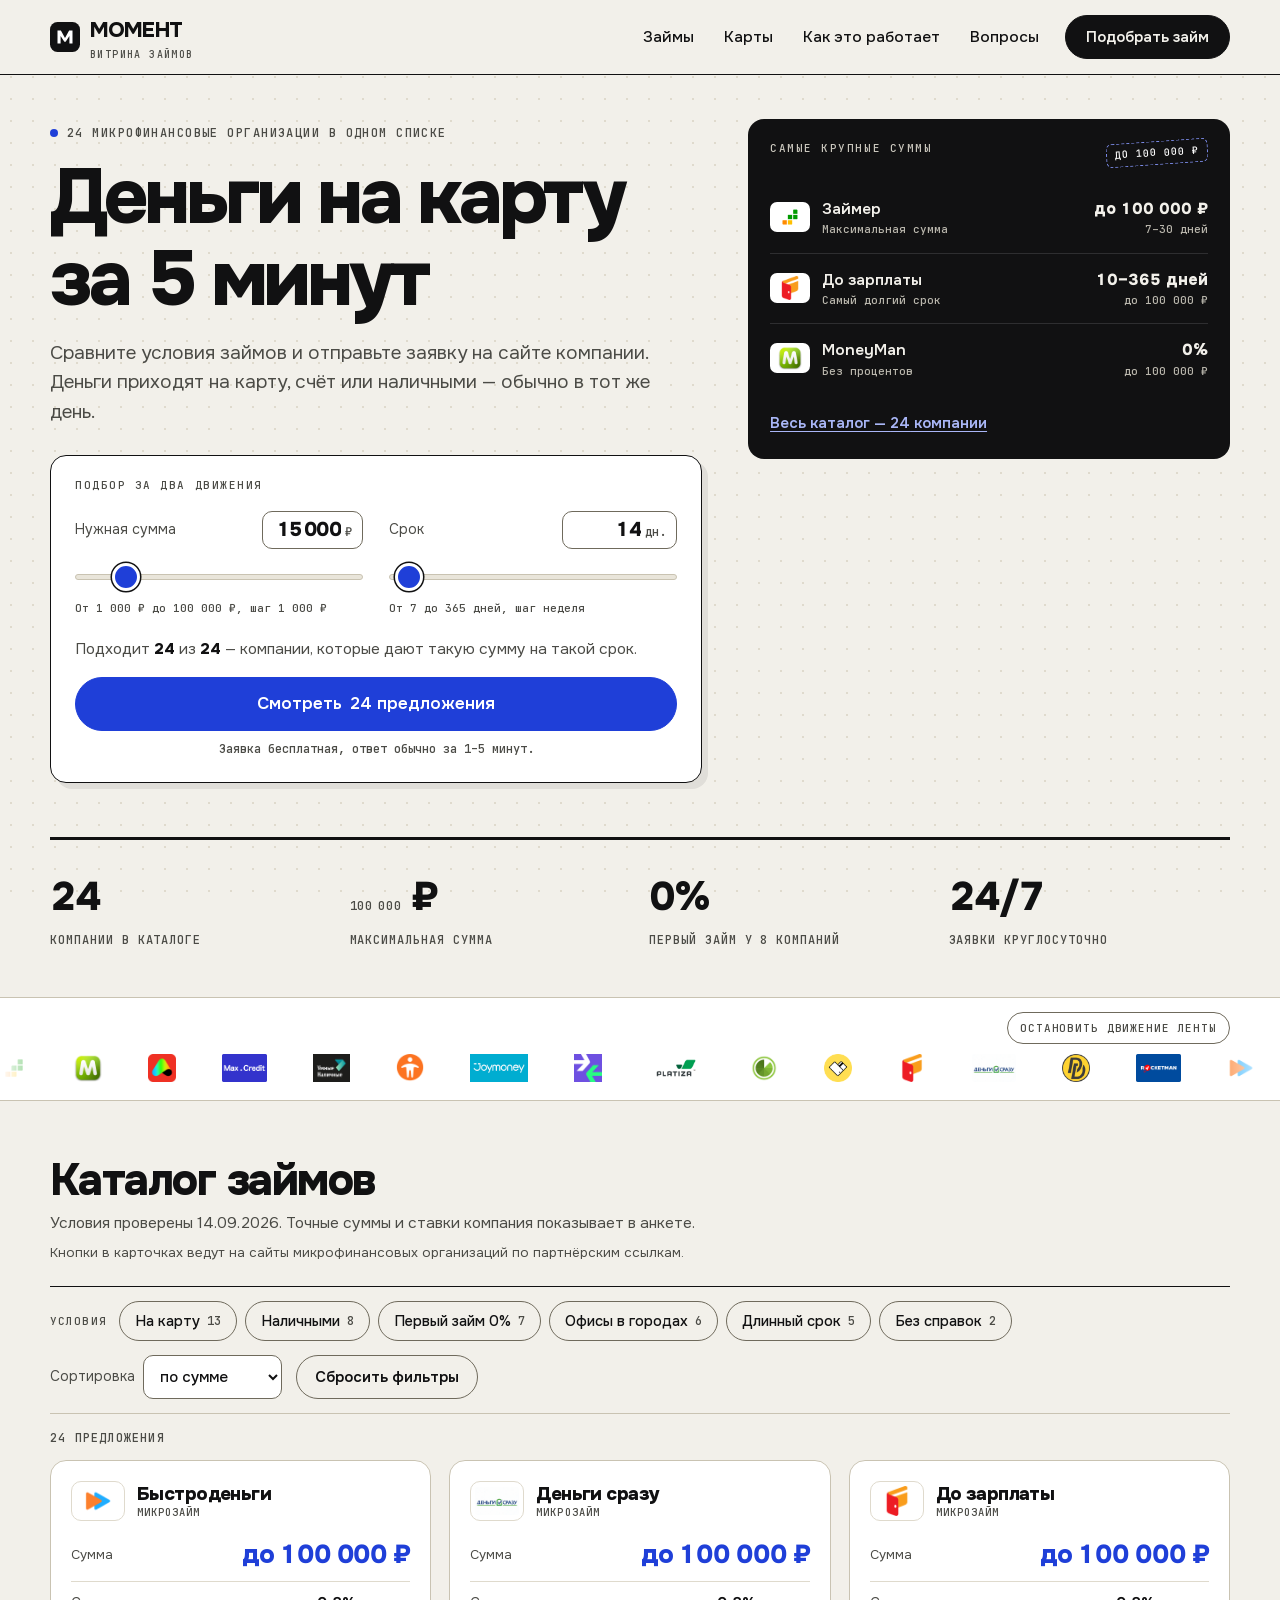
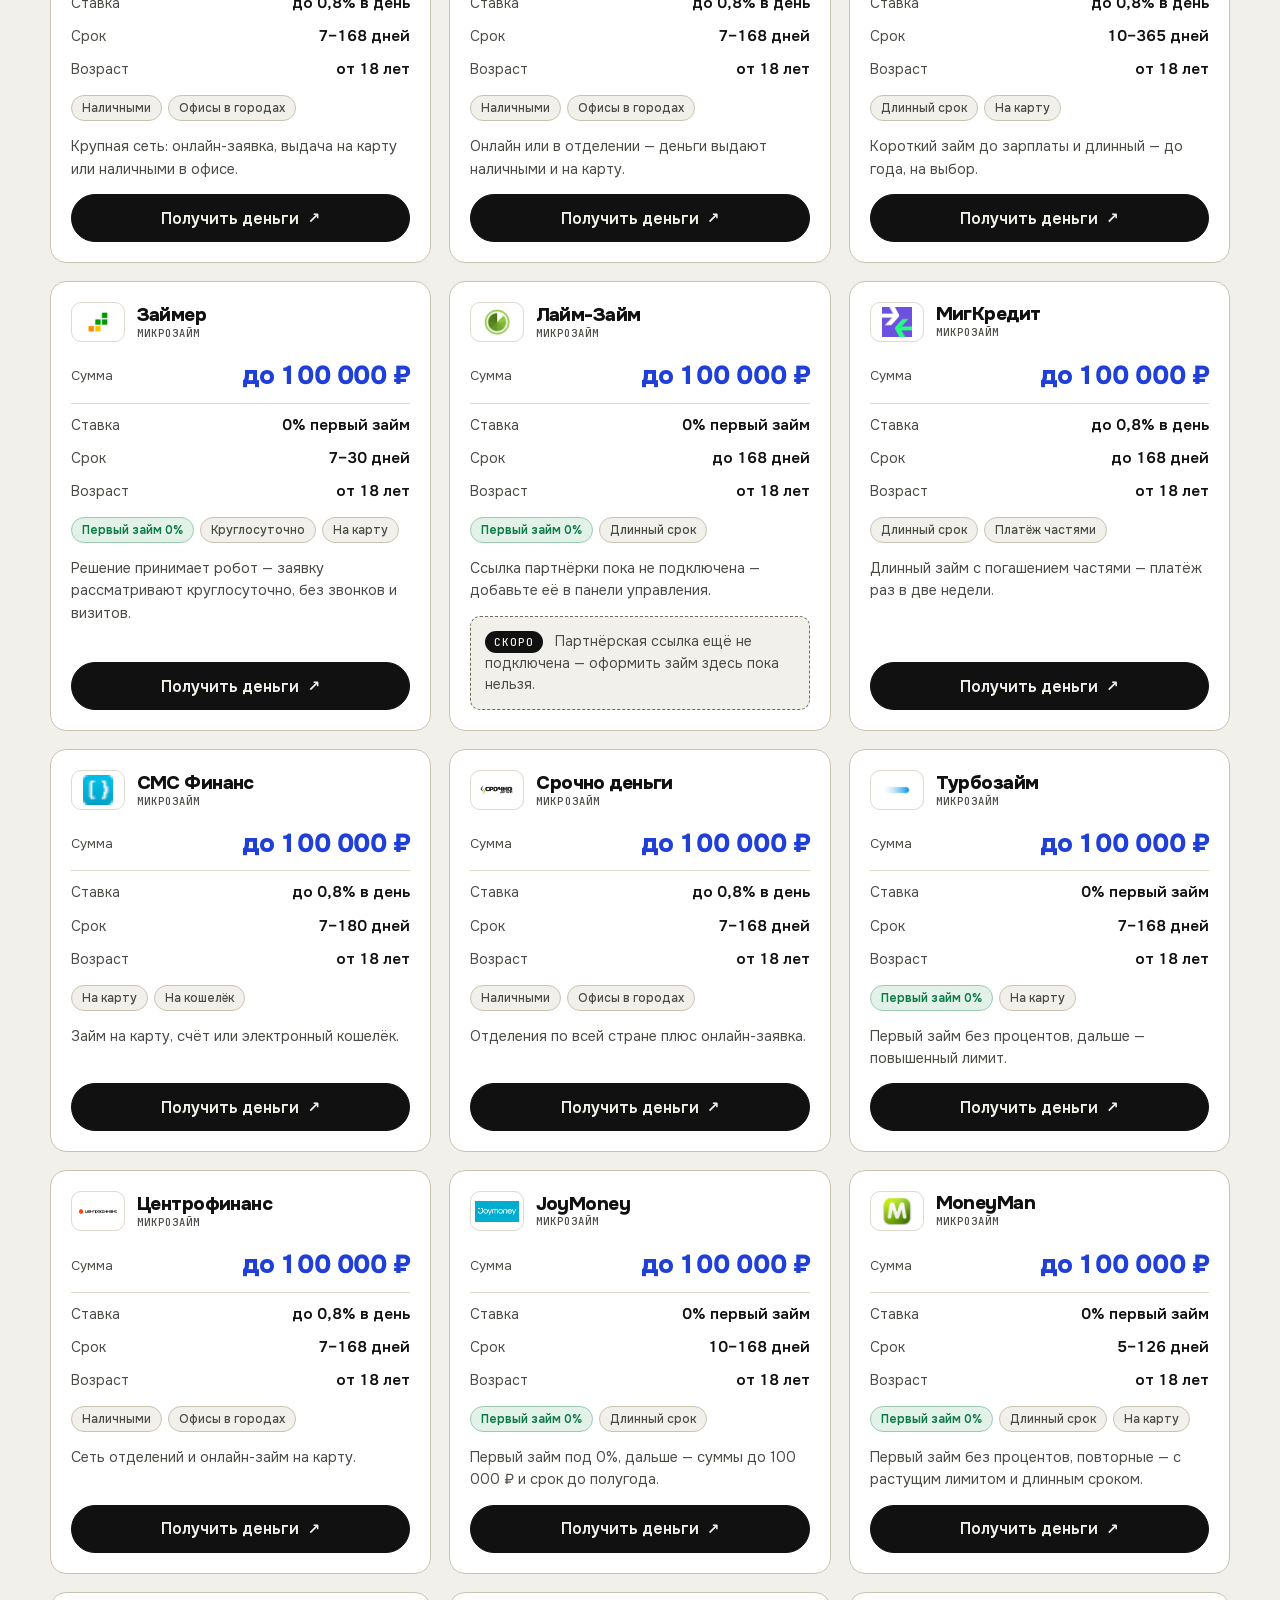
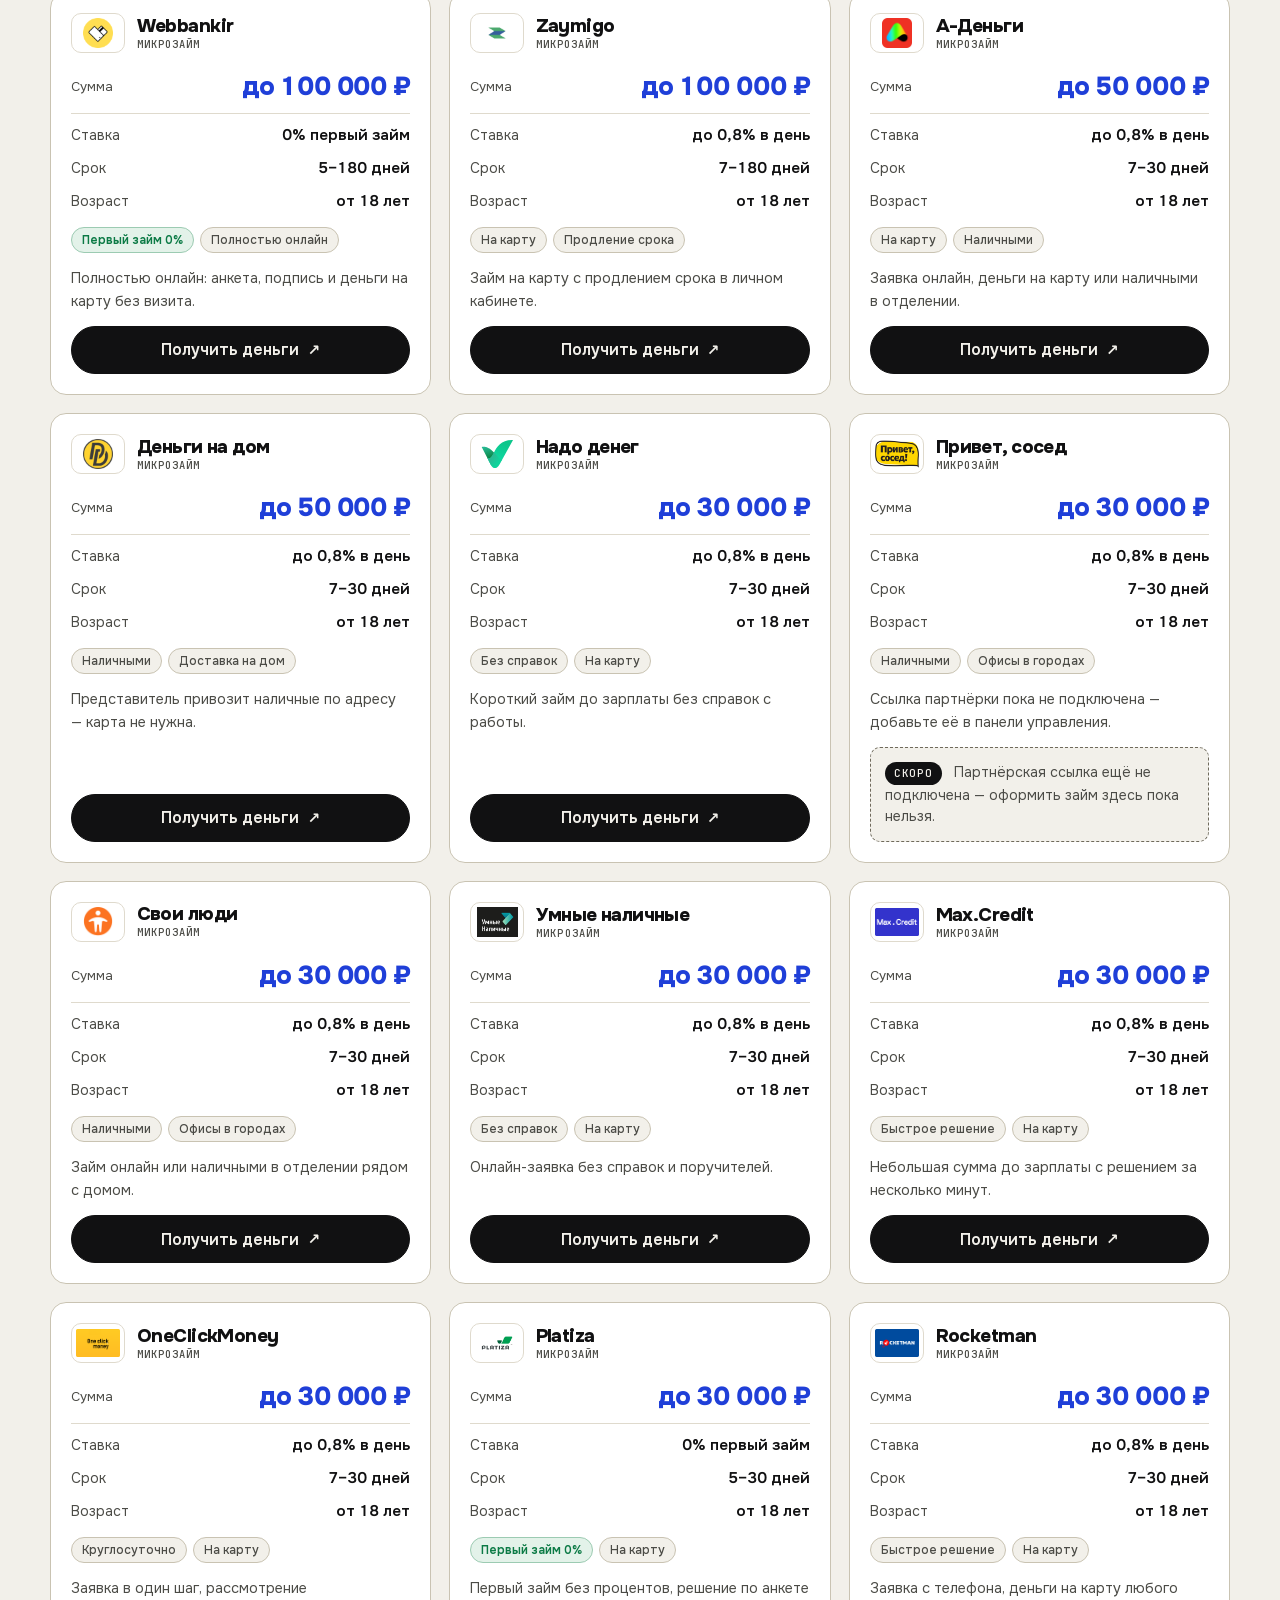
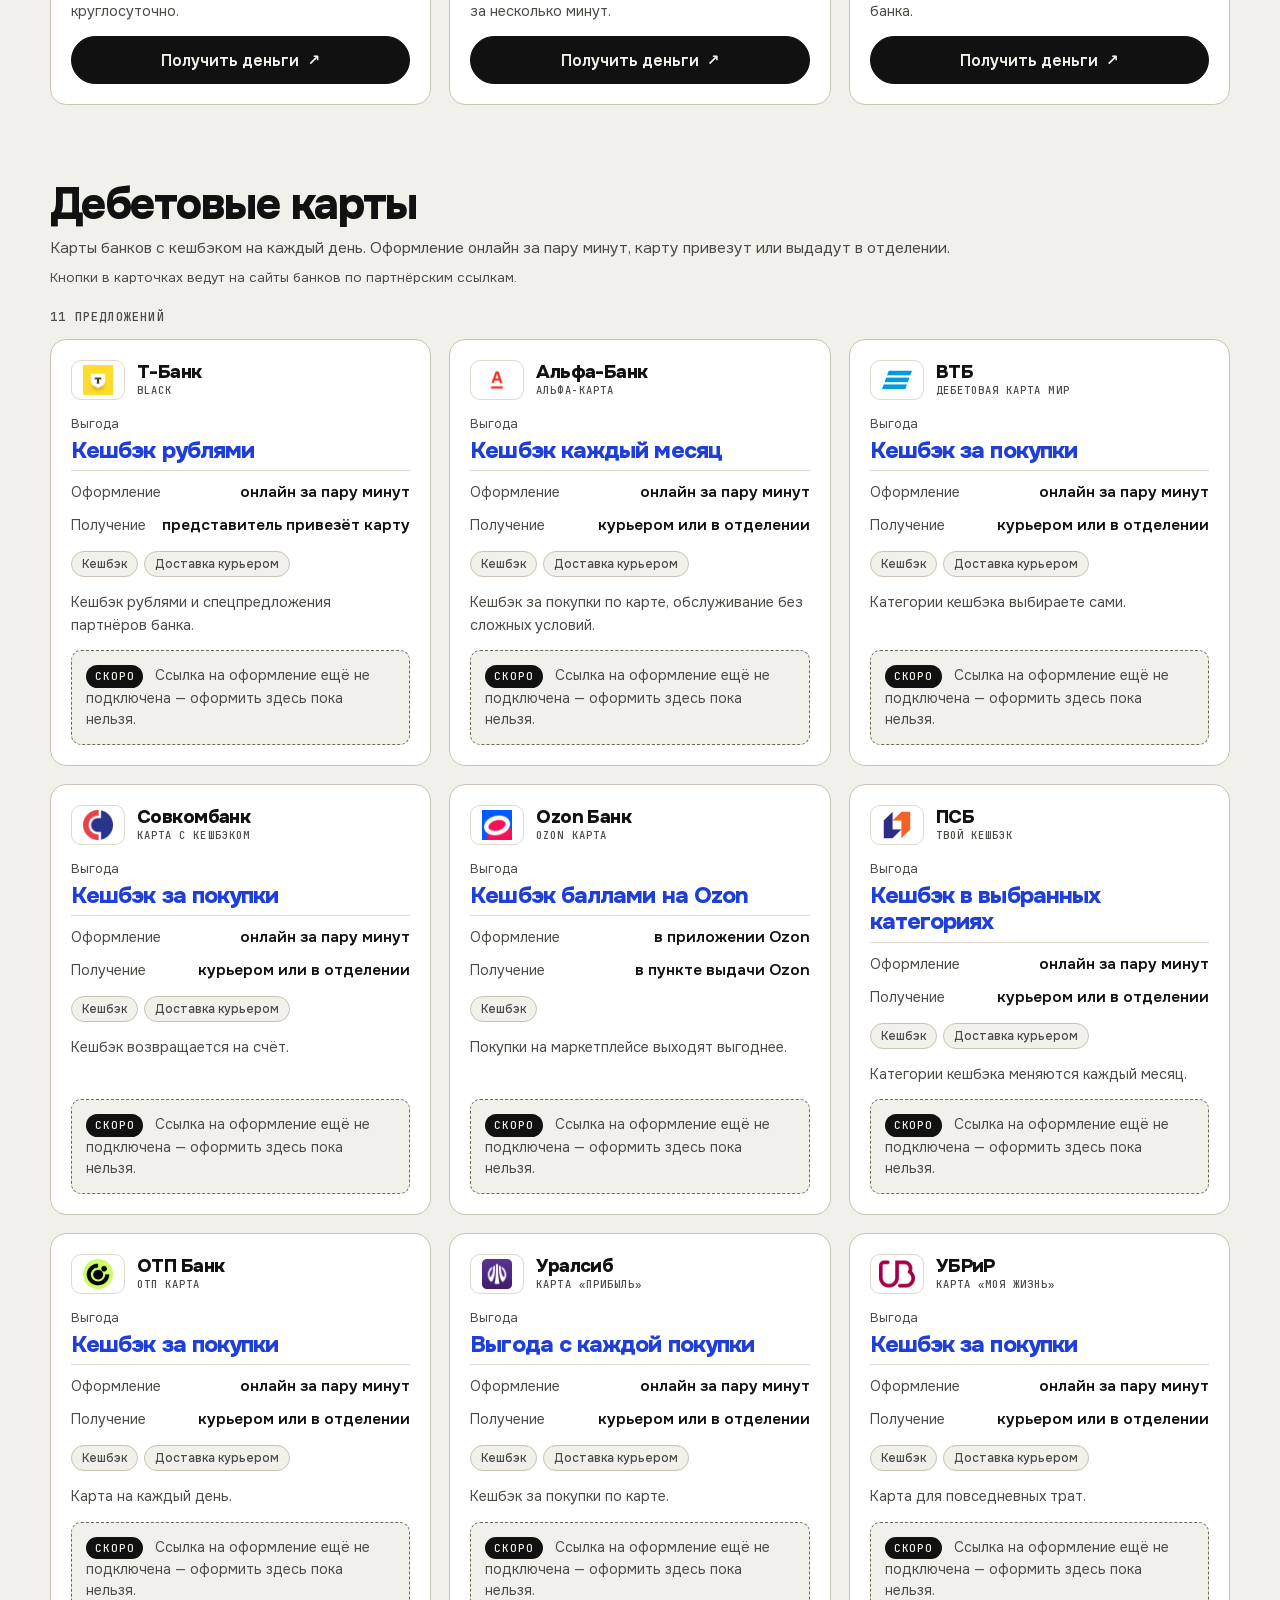
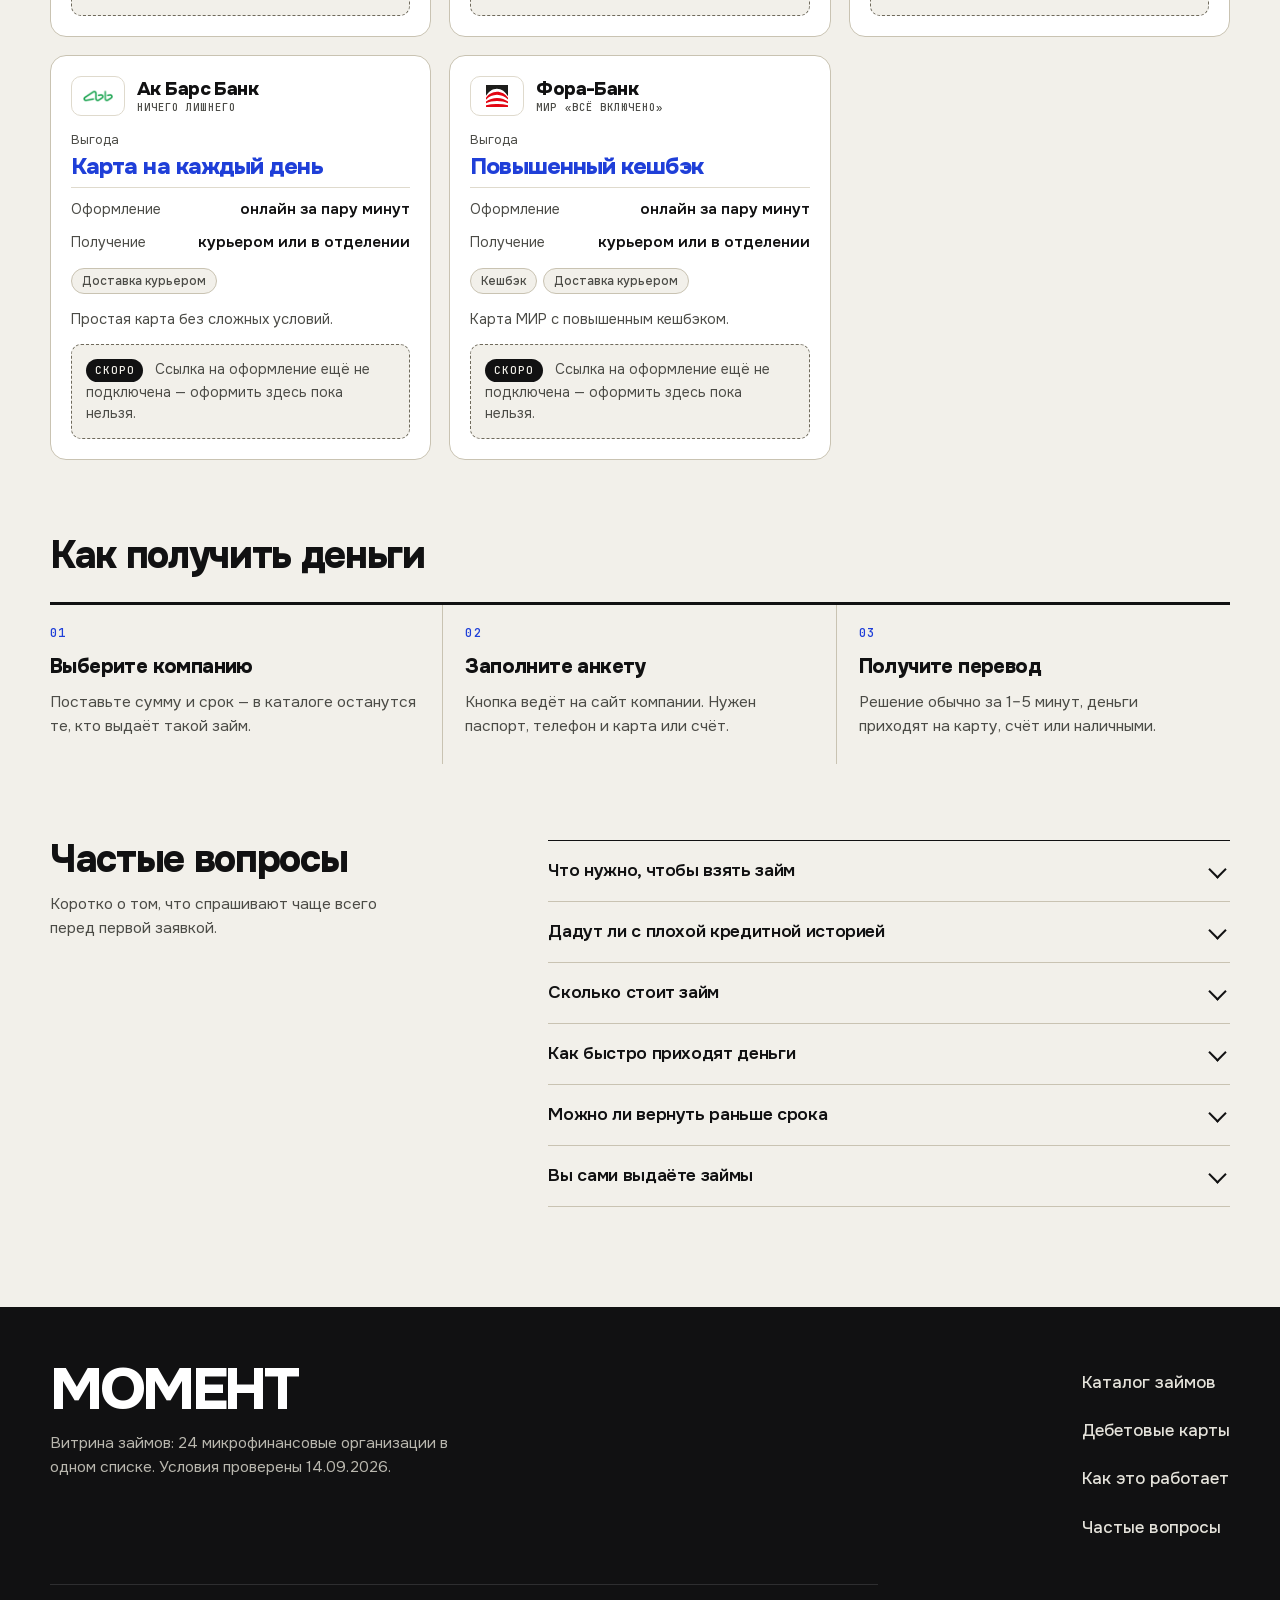
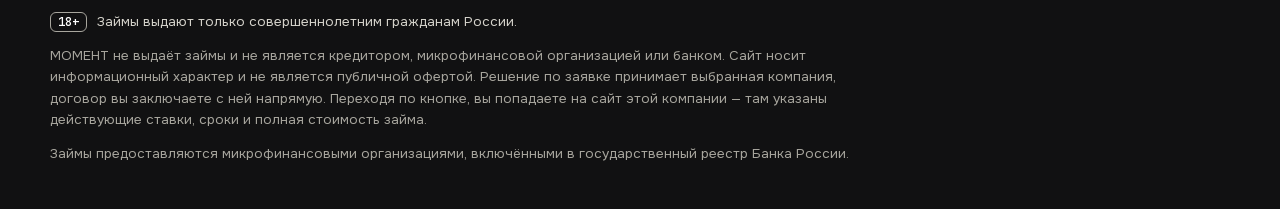
<file: index.html>
<!DOCTYPE html>
<html lang="ru">
<head>
<meta charset="utf-8">
<meta name="viewport" content="width=device-width, initial-scale=1">
<title>МОМЕНТ — займы онлайн: 24 МФО в одном списке</title>
<meta name="description" content="МОМЕНТ — витрина микрозаймов: 24 микрофинансовые организации, суммы до 100 000 ₽, первый займ под 0%. Сравните условия и отправьте заявку на сайте компании.">
<meta name="theme-color" content="#F2F0EA">
<link rel="icon" href="favicon.svg" type="image/svg+xml">
<link rel="stylesheet" href="fonts/fonts.css?v=20261124120000">
<link rel="stylesheet" href="css/style.css?v=20261124120000">
</head>
<body>

<a class="skip-link" href="#main">Перейти к содержимому</a>

<header class="head">
  <div class="wrap head__in">
    <a class="brand" href="index.html" aria-label="МОМЕНТ — на главную">
      <span class="brand__mark" aria-hidden="true">
        <svg viewBox="0 0 32 32" width="30" height="30" focusable="false" aria-hidden="true">
          <rect width="32" height="32" rx="8" fill="#111112"></rect>
          <path d="M8 23V9h3.6l4.4 8 4.4-8H24v14h-3.3v-8.2L16.7 21h-1.4l-4-6.2V23z" fill="#fff"></path>
        </svg>
      </span>
      <span class="brand__text">
        <span class="brand__word" data-brand>МОМЕНТ</span>
        <span class="brand__sub">витрина займов</span>
      </span>
    </a>

    <nav class="head__nav" aria-label="Основное меню">
      <ul role="list">
        <li><a href="#catalog">Каталог</a></li>
        <li><a href="#how">Как это работает</a></li>
        <li><a href="#faq">Вопросы</a></li>
      </ul>
    </nav>

    <a class="btn btn--dark head__cta" href="#picker">Подобрать займ</a>
  </div>
</header>

<main id="main" tabindex="-1">

  <!-- ═══ первый экран: слева подбор, справа живой топ каталога ═══ -->
  <section class="hero">
    <div class="wrap hero__in">

      <div class="hero__left">
        <p class="eyebrow"><span class="dot" aria-hidden="true"></span><span data-tagline>24 микрофинансовые организации в одном списке</span></p>
        <h1>Деньги на карту<br>за 5 минут</h1>
        <p class="lead" data-lead>Сравните условия займов и отправьте заявку на сайте компании. Деньги приходят на карту, счёт или наличными — обычно в тот же день.</p>

        <form class="picker" id="picker" tabindex="-1" novalidate>
          <h2 class="picker__title">Подбор за два движения</h2>

          <div class="picker__row">
            <div class="range" role="group" aria-labelledby="sum-label">
              <span class="range__label" id="sum-label">Нужная сумма</span>
              <span class="range__box">
                <label class="vh" for="f-sum-num">Сумма в рублях</label>
                <input class="range__num" type="text" id="f-sum-num" inputmode="numeric"
                       autocomplete="off" value="15 000" aria-describedby="sum-hint">
                <span class="range__cur" aria-hidden="true">₽</span>
              </span>
              <input class="range__input" type="range" id="f-sum" name="sum"
                     min="1000" max="100000" step="1000" value="15000"
                     aria-label="Сумма — ползунок" aria-describedby="sum-hint">
              <p class="range__ends" id="sum-hint">От 1 000 ₽ до 100 000 ₽, шаг 1 000 ₽</p>
            </div>

            <div class="range" role="group" aria-labelledby="term-label">
              <span class="range__label" id="term-label">Срок</span>
              <span class="range__box">
                <label class="vh" for="f-term-num">Срок в днях</label>
                <input class="range__num" type="text" id="f-term-num" inputmode="numeric"
                       autocomplete="off" value="14" aria-describedby="term-hint">
                <span class="range__cur" aria-hidden="true">дн.</span>
              </span>
              <input class="range__input" type="range" id="f-term" name="term"
                     min="7" max="365" step="7" value="14"
                     aria-label="Срок — ползунок" aria-describedby="term-hint">
              <p class="range__ends" id="term-hint">От 7 до 365 дней, шаг неделя</p>
            </div>
          </div>

          <p class="picker__result">
            Подходит <b id="pick-count">24</b> из <b data-total>24</b> —
            компании, которые дают такую сумму на такой срок.
          </p>

          <button class="btn btn--accent picker__go" type="button" id="pick-go">
            Смотреть <span data-pick-n>24 предложения</span>
          </button>
          <p class="picker__note">Заявка бесплатная, ответ обычно за 1–5 минут.</p>
        </form>
      </div>

      <aside class="spot">
        <div class="spot__head">
          <h2 class="spot__title">Самые крупные суммы</h2>
          <span class="spot__stamp" aria-hidden="true">до 100 000 ₽</span>
        </div>
        <ol class="spot__list" id="spot-list">
          <li class="spot__skeleton">Загружаем каталог…</li>
        </ol>
        <p class="spot__more"><a href="#catalog">Весь каталог — <span data-total>24</span> компании</a></p>
      </aside>

    </div>
  </section>

  <!-- ═══ полоса цифр ═══ -->
  <section class="stats">
    <ul class="wrap stats__in" role="list">
      <li><b data-total>24</b><span>компании в каталоге</span></li>
      <li><b><span data-count="100000">100 000</span> ₽</b><span>максимальная сумма</span></li>
      <li><b>0%</b><span>первый займ у 8 компаний</span></li>
      <li><b>24/7</b><span>заявки круглосуточно</span></li>
    </ul>
  </section>

  <!-- ═══ лента логотипов ═══
       Внутри ленты нет ни ссылок, ни фокусируемых элементов: она скрыта от
       скринридера целиком, все те же компании есть в каталоге ниже. -->
  <section class="ribbon" id="ribbon">
    <div class="wrap ribbon__bar">
      <button class="ribbon__pause" type="button" id="ribbon-pause">Остановить движение ленты</button>
    </div>
    <div class="ribbon__viewport" aria-hidden="true">
      <ul class="ribbon__list" id="ribbon-track"></ul>
    </div>
  </section>

  <!-- ═══ каталог ═══ -->
  <section class="catalog" id="catalog" tabindex="-1" aria-labelledby="catalog-title">
    <div class="wrap">
      <div class="catalog__head">
        <h2 id="catalog-title">Каталог займов</h2>
        <p class="catalog__sub">Условия проверены <span data-updated>14.09.2026</span>. Точные суммы и ставки компания показывает в анкете.</p>
        <p class="catalog__ad">Кнопки в карточках ведут на сайты микрофинансовых организаций по партнёрским ссылкам.</p>
      </div>

      <div class="filters">
        <fieldset class="filters__chips" id="f-chips">
          <legend>Условия</legend>
        </fieldset>
        <div class="filters__tools">
          <span class="filters__sort">
            <label for="f-sort">Сортировка</label>
            <select id="f-sort" name="sort">
              <option value="sum">по сумме</option>
              <option value="term">по сроку</option>
              <option value="zero">сначала 0%</option>
              <option value="name">по названию</option>
            </select>
          </span>
          <button class="btn btn--ghost" type="button" id="f-reset">Сбросить фильтры</button>
        </div>
      </div>

      <p class="catalog__count" id="catalog-count" role="status" aria-atomic="true">24 предложения</p>

      <ul class="cards" id="cards" role="list"></ul>

      <div class="empty" id="catalog-empty" hidden>
        <p>Под такие условия ничего не нашлось. Уменьшите сумму или срок — либо сбросьте фильтры.</p>
        <button class="btn btn--ghost" type="button" data-reset>Сбросить фильтры</button>
      </div>
    </div>
  </section>

  <!-- ═══ остальные разделы каталога (дебетовые карты и т.п.) ═══
       Секции и пункты меню к ним собирает js/app.js из data.js: пустой
       раздел не появляется вовсе. Без скрипта здесь ничего нет — займы
       при этом работают как раньше. -->
  <div id="extra-sections"></div>

  <!-- ═══ как это работает ═══ -->
  <section class="how" id="how" tabindex="-1">
    <div class="wrap">
      <h2>Как получить деньги</h2>
      <ol class="how__steps">
        <li>
          <span class="how__n" aria-hidden="true">01</span>
          <b class="how__h">Выберите компанию</b>
          <span>Поставьте сумму и срок — в каталоге останутся те, кто выдаёт такой займ.</span>
        </li>
        <li>
          <span class="how__n" aria-hidden="true">02</span>
          <b class="how__h">Заполните анкету</b>
          <span>Кнопка ведёт на сайт компании. Нужен паспорт, телефон и карта или счёт.</span>
        </li>
        <li>
          <span class="how__n" aria-hidden="true">03</span>
          <b class="how__h">Получите перевод</b>
          <span>Решение обычно за 1–5 минут, деньги приходят на карту, счёт или наличными.</span>
        </li>
      </ol>
    </div>
  </section>

  <!-- ═══ вопросы ═══ -->
  <section class="faq" id="faq" tabindex="-1">
    <div class="wrap faq__in">
      <div class="faq__aside">
        <h2>Частые вопросы</h2>
        <p>Коротко о том, что спрашивают чаще всего перед первой заявкой.</p>
      </div>

      <ul class="faq__list" role="list">
        <li class="faq__item">
          <h3><button class="faq__q" type="button" id="q1" aria-expanded="false" aria-controls="a1">Что нужно, чтобы взять займ</button></h3>
          <div class="faq__a" id="a1" role="region" aria-labelledby="q1" hidden>
            <p>Паспорт гражданина РФ, возраст от 18 лет, номер телефона и карта или счёт
               для перевода. Справка о доходах в большинстве компаний не нужна.</p>
          </div>
        </li>
        <li class="faq__item">
          <h3><button class="faq__q" type="button" id="q2" aria-expanded="false" aria-controls="a2">Дадут ли с плохой кредитной историей</button></h3>
          <div class="faq__a" id="a2" role="region" aria-labelledby="q2" hidden>
            <p>Часть компаний смотрит на историю мягче банков и оценивает заявку автоматически.
               Гарантий не даёт никто: решение принимает сама микрофинансовая организация.</p>
          </div>
        </li>
        <li class="faq__item">
          <h3><button class="faq__q" type="button" id="q3" aria-expanded="false" aria-controls="a3">Сколько стоит займ</button></h3>
          <div class="faq__a" id="a3" role="region" aria-labelledby="q3" hidden>
            <p>По закону ставка не может превышать 0,8% в день, а переплата ограничена.
               Точную сумму возврата компания показывает в договоре до подписания —
               прочитайте её перед тем, как соглашаться.</p>
          </div>
        </li>
        <li class="faq__item">
          <h3><button class="faq__q" type="button" id="q4" aria-expanded="false" aria-controls="a4">Как быстро приходят деньги</button></h3>
          <div class="faq__a" id="a4" role="region" aria-labelledby="q4" hidden>
            <p>Решение по анкете обычно занимает 1–5 минут. Перевод на карту приходит
               в течение нескольких минут, на счёт или кошелёк — чуть дольше.</p>
          </div>
        </li>
        <li class="faq__item">
          <h3><button class="faq__q" type="button" id="q5" aria-expanded="false" aria-controls="a5">Можно ли вернуть раньше срока</button></h3>
          <div class="faq__a" id="a5" role="region" aria-labelledby="q5" hidden>
            <p>Да. Досрочное погашение разрешено законом, штрафа за него нет:
               проценты начисляются только за те дни, что вы пользовались деньгами.</p>
          </div>
        </li>
        <li class="faq__item">
          <h3><button class="faq__q" type="button" id="q6" aria-expanded="false" aria-controls="a6">Вы сами выдаёте займы</button></h3>
          <div class="faq__a" id="a6" role="region" aria-labelledby="q6" hidden>
            <p>Нет. <span data-brand>МОМЕНТ</span> — информационный сервис: мы собираем условия в одном месте,
               а договор вы заключаете напрямую с выбранной компанией на её сайте.</p>
          </div>
        </li>
      </ul>
    </div>
  </section>

</main>

<footer class="foot">
  <div class="wrap foot__in">
    <div class="foot__brand">
      <span class="foot__word" data-brand>МОМЕНТ</span>
      <p>Витрина займов: <span data-total>24</span> микрофинансовые организации в одном списке.
         Условия проверены <span data-updated>14.09.2026</span>.</p>
    </div>

    <nav class="foot__nav" aria-label="Ссылки в подвале">
      <ul role="list">
        <li><a href="#catalog">Каталог займов</a></li>
        <li><a href="#how">Как это работает</a></li>
        <li><a href="#faq">Частые вопросы</a></li>
      </ul>
    </nav>

    <div class="foot__legal">
      <h2 class="vh">Правовая информация</h2>
      <p class="foot__age"><span class="foot__age-mark">18+</span> Займы выдают только совершеннолетним гражданам России.</p>
      <p><span data-brand>МОМЕНТ</span> не выдаёт займы и не является кредитором, микрофинансовой
         организацией или банком. Сайт носит информационный характер и не является
         публичной офертой. Решение по заявке принимает выбранная компания, договор
         вы заключаете с ней напрямую. Переходя по кнопке, вы попадаете на сайт этой
         компании — там указаны действующие ставки, сроки и полная стоимость займа.</p>
      <p>Займы предоставляются микрофинансовыми организациями, включёнными в
         государственный реестр Банка России.</p>
    </div>
  </div>
</footer>

<script src="data.php"></script>
<script>if(typeof OFFERS==="undefined"){document.write('<script src="data.js?v=20261124120000"><\/script>');}</script>
<script src="js/app.js?v=20261124120000"></script>
</body>
</html>
</file>
<file: fonts/fonts.css>
/* cyrillic-ext */
@font-face {
  font-family: 'JetBrains Mono';
  font-style: normal;
  font-weight: 500;
  font-display: swap;
  src: url(jetbrainsmono-500-cyrillic-ext.woff2) format('woff2');
  unicode-range: U+0460-052F, U+1C80-1C8A, U+20B4, U+2DE0-2DFF, U+A640-A69F, U+FE2E-FE2F;
}

/* cyrillic */
@font-face {
  font-family: 'JetBrains Mono';
  font-style: normal;
  font-weight: 500;
  font-display: swap;
  src: url(jetbrainsmono-500-cyrillic.woff2) format('woff2');
  unicode-range: U+0301, U+0400-045F, U+0490-0491, U+04B0-04B1, U+2116;
}

/* latin-ext */
@font-face {
  font-family: 'JetBrains Mono';
  font-style: normal;
  font-weight: 500;
  font-display: swap;
  src: url(jetbrainsmono-500-latin-ext.woff2) format('woff2');
  unicode-range: U+0100-02BA, U+02BD-02C5, U+02C7-02CC, U+02CE-02D7, U+02DD-02FF, U+0304, U+0308, U+0329, U+1D00-1DBF, U+1E00-1E9F, U+1EF2-1EFF, U+2020, U+20A0-20AB, U+20AD-20C0, U+2113, U+2C60-2C7F, U+A720-A7FF;
}

/* latin */
@font-face {
  font-family: 'JetBrains Mono';
  font-style: normal;
  font-weight: 500;
  font-display: swap;
  src: url(jetbrainsmono-500-latin.woff2) format('woff2');
  unicode-range: U+0000-00FF, U+0131, U+0152-0153, U+02BB-02BC, U+02C6, U+02DA, U+02DC, U+0304, U+0308, U+0329, U+2000-206F, U+20AC, U+2122, U+2191, U+2193, U+2212, U+2215, U+FEFF, U+FFFD;
}

/* cyrillic-ext */
@font-face {
  font-family: 'Onest';
  font-style: normal;
  font-weight: 400;
  font-display: swap;
  src: url(onest-400-cyrillic-ext.woff2) format('woff2');
  unicode-range: U+0460-052F, U+1C80-1C8A, U+20B4, U+2DE0-2DFF, U+A640-A69F, U+FE2E-FE2F;
}

/* cyrillic */
@font-face {
  font-family: 'Onest';
  font-style: normal;
  font-weight: 400;
  font-display: swap;
  src: url(onest-400-cyrillic.woff2) format('woff2');
  unicode-range: U+0301, U+0400-045F, U+0490-0491, U+04B0-04B1, U+2116;
}

/* latin-ext */
@font-face {
  font-family: 'Onest';
  font-style: normal;
  font-weight: 400;
  font-display: swap;
  src: url(onest-400-latin-ext.woff2) format('woff2');
  unicode-range: U+0100-02BA, U+02BD-02C5, U+02C7-02CC, U+02CE-02D7, U+02DD-02FF, U+0304, U+0308, U+0329, U+1D00-1DBF, U+1E00-1E9F, U+1EF2-1EFF, U+2020, U+20A0-20AB, U+20AD-20C0, U+2113, U+2C60-2C7F, U+A720-A7FF;
}

/* latin */
@font-face {
  font-family: 'Onest';
  font-style: normal;
  font-weight: 400;
  font-display: swap;
  src: url(onest-400-latin.woff2) format('woff2');
  unicode-range: U+0000-00FF, U+0131, U+0152-0153, U+02BB-02BC, U+02C6, U+02DA, U+02DC, U+0304, U+0308, U+0329, U+2000-206F, U+20AC, U+2122, U+2191, U+2193, U+2212, U+2215, U+FEFF, U+FFFD;
}

/* cyrillic-ext */
@font-face {
  font-family: 'Onest';
  font-style: normal;
  font-weight: 500;
  font-display: swap;
  src: url(onest-500-cyrillic-ext.woff2) format('woff2');
  unicode-range: U+0460-052F, U+1C80-1C8A, U+20B4, U+2DE0-2DFF, U+A640-A69F, U+FE2E-FE2F;
}

/* cyrillic */
@font-face {
  font-family: 'Onest';
  font-style: normal;
  font-weight: 500;
  font-display: swap;
  src: url(onest-500-cyrillic.woff2) format('woff2');
  unicode-range: U+0301, U+0400-045F, U+0490-0491, U+04B0-04B1, U+2116;
}

/* latin-ext */
@font-face {
  font-family: 'Onest';
  font-style: normal;
  font-weight: 500;
  font-display: swap;
  src: url(onest-500-latin-ext.woff2) format('woff2');
  unicode-range: U+0100-02BA, U+02BD-02C5, U+02C7-02CC, U+02CE-02D7, U+02DD-02FF, U+0304, U+0308, U+0329, U+1D00-1DBF, U+1E00-1E9F, U+1EF2-1EFF, U+2020, U+20A0-20AB, U+20AD-20C0, U+2113, U+2C60-2C7F, U+A720-A7FF;
}

/* latin */
@font-face {
  font-family: 'Onest';
  font-style: normal;
  font-weight: 500;
  font-display: swap;
  src: url(onest-500-latin.woff2) format('woff2');
  unicode-range: U+0000-00FF, U+0131, U+0152-0153, U+02BB-02BC, U+02C6, U+02DA, U+02DC, U+0304, U+0308, U+0329, U+2000-206F, U+20AC, U+2122, U+2191, U+2193, U+2212, U+2215, U+FEFF, U+FFFD;
}

/* cyrillic-ext */
@font-face {
  font-family: 'Onest';
  font-style: normal;
  font-weight: 600;
  font-display: swap;
  src: url(onest-600-cyrillic-ext.woff2) format('woff2');
  unicode-range: U+0460-052F, U+1C80-1C8A, U+20B4, U+2DE0-2DFF, U+A640-A69F, U+FE2E-FE2F;
}

/* cyrillic */
@font-face {
  font-family: 'Onest';
  font-style: normal;
  font-weight: 600;
  font-display: swap;
  src: url(onest-600-cyrillic.woff2) format('woff2');
  unicode-range: U+0301, U+0400-045F, U+0490-0491, U+04B0-04B1, U+2116;
}

/* latin-ext */
@font-face {
  font-family: 'Onest';
  font-style: normal;
  font-weight: 600;
  font-display: swap;
  src: url(onest-600-latin-ext.woff2) format('woff2');
  unicode-range: U+0100-02BA, U+02BD-02C5, U+02C7-02CC, U+02CE-02D7, U+02DD-02FF, U+0304, U+0308, U+0329, U+1D00-1DBF, U+1E00-1E9F, U+1EF2-1EFF, U+2020, U+20A0-20AB, U+20AD-20C0, U+2113, U+2C60-2C7F, U+A720-A7FF;
}

/* latin */
@font-face {
  font-family: 'Onest';
  font-style: normal;
  font-weight: 600;
  font-display: swap;
  src: url(onest-600-latin.woff2) format('woff2');
  unicode-range: U+0000-00FF, U+0131, U+0152-0153, U+02BB-02BC, U+02C6, U+02DA, U+02DC, U+0304, U+0308, U+0329, U+2000-206F, U+20AC, U+2122, U+2191, U+2193, U+2212, U+2215, U+FEFF, U+FFFD;
}

/* cyrillic-ext */
@font-face {
  font-family: 'Onest';
  font-style: normal;
  font-weight: 800;
  font-display: swap;
  src: url(onest-800-cyrillic-ext.woff2) format('woff2');
  unicode-range: U+0460-052F, U+1C80-1C8A, U+20B4, U+2DE0-2DFF, U+A640-A69F, U+FE2E-FE2F;
}

/* cyrillic */
@font-face {
  font-family: 'Onest';
  font-style: normal;
  font-weight: 800;
  font-display: swap;
  src: url(onest-800-cyrillic.woff2) format('woff2');
  unicode-range: U+0301, U+0400-045F, U+0490-0491, U+04B0-04B1, U+2116;
}

/* latin-ext */
@font-face {
  font-family: 'Onest';
  font-style: normal;
  font-weight: 800;
  font-display: swap;
  src: url(onest-800-latin-ext.woff2) format('woff2');
  unicode-range: U+0100-02BA, U+02BD-02C5, U+02C7-02CC, U+02CE-02D7, U+02DD-02FF, U+0304, U+0308, U+0329, U+1D00-1DBF, U+1E00-1E9F, U+1EF2-1EFF, U+2020, U+20A0-20AB, U+20AD-20C0, U+2113, U+2C60-2C7F, U+A720-A7FF;
}

/* latin */
@font-face {
  font-family: 'Onest';
  font-style: normal;
  font-weight: 800;
  font-display: swap;
  src: url(onest-800-latin.woff2) format('woff2');
  unicode-range: U+0000-00FF, U+0131, U+0152-0153, U+02BB-02BC, U+02C6, U+02DA, U+02DC, U+0304, U+0308, U+0329, U+2000-206F, U+20AC, U+2122, U+2191, U+2193, U+2212, U+2215, U+FEFF, U+FFFD;
}
</file>
<file: css/style.css>
/* ═══════════════════════════════════════════════════════════════════════
   ВИТРИНА «МОМЕНТ»

   Идея оформления: тёплая бумага в мелкую точку, чернильные линейки,
   один синий акцент. Всё живое — каталог, а не фон: на первом экране
   сразу подбор и настоящие карточки, без декоративных картинок.

   Цвета подобраны так, чтобы текст держал 4.5:1, а границы полей и
   кнопок — 3:1. Менять их стоит только парами (фон + чернила).
   ═══════════════════════════════════════════════════════════════════════ */

:root {
  --paper:        #F2F0EA;   /* бумага */
  --paper-2:      #E9E5DA;   /* полосы-подложки */
  --white:        #FFFFFF;
  --ink:          #111112;   /* основной текст, 15.6:1 на бумаге */
  --ink-2:        #4B4B46;   /* второстепенный текст, 7.5:1 */
  --line:         #DFDACD;   /* декоративные линейки и точки фона */
  --line-2:       #C9C3B2;
  --ui-border:    #6F6A5C;   /* границы полей и кнопок, 4.7:1 */

  --accent:       #1F3FD8;   /* 6.6:1 на бумаге, белое на нём 7.6:1 */
  --accent-deep:  #16309F;
  --accent-soft:  #E6EAFC;
  --ok:          #0B7A45;    /* «0%», 5.4:1 на белом */
  --ok-soft:     #E3F2E9;

  --radius:       16px;
  --radius-sm:    10px;
  --wrap:         1180px;

  --font: 'Onest', system-ui, -apple-system, 'Segoe UI', Roboto, sans-serif;
  --mono: 'JetBrains Mono', ui-monospace, SFMono-Regular, Menlo, monospace;

  color-scheme: light;
}

/* Браузерное [hidden] слабее любого display в правилах ниже — закрепляем. */
[hidden] { display: none !important; }

*, *::before, *::after { box-sizing: border-box; }

html {
  -webkit-text-size-adjust: 100%;
  /* Липкая шапка не должна накрывать то, на что увели фокус или якорь. */
  scroll-padding-top: 96px;
}

body {
  margin: 0;
  font-family: var(--font);
  font-size: 17px;
  line-height: 1.55;
  color: var(--ink);
  background-color: var(--paper);
  /* Точечная сетка вместо фоновой картинки: она не мешает читать и весит ноль. */
  background-image: radial-gradient(var(--line) 1px, transparent 1.1px);
  background-size: 22px 22px;
  background-attachment: fixed;
  -webkit-font-smoothing: antialiased;
}

h1, h2, h3 { font-weight: 800; letter-spacing: -0.035em; line-height: 1.05; margin: 0; }
p { margin: 0; }
img { max-width: 100%; }

a { color: var(--accent); text-underline-offset: 3px; }
a:hover { color: var(--accent-deep); }

.wrap { width: min(100% - 40px, var(--wrap)); margin-inline: auto; }

.vh {
  position: absolute !important; width: 1px; height: 1px;
  padding: 0; margin: -1px; overflow: hidden;
  clip-path: inset(50%); white-space: nowrap; border: 0;
}

/* Видимый фокус одинаковой толщины во всех блоках. На тёмных подложках
   рамку перекрашиваем локально — см. .foot и .btn--dark. */
:where(a, button, input, select, summary, [tabindex]):focus-visible,
.chipbox__input:focus-visible + .chipbox__label {
  outline: 3px solid var(--ink);
  /* Зазор обязателен: вплотную к синей заливке чёрное кольцо даёт 2.9:1,
     а через зазор оно соседствует с бумагой и читается всегда. */
  outline-offset: 2px;
  border-radius: 6px;
}
main:focus-visible, section:focus-visible {
  outline: 3px solid var(--ink);
  outline-offset: -6px;
}

.skip-link {
  position: absolute; left: 12px; top: -60px; z-index: 100;
  background: var(--ink); color: var(--paper);
  padding: 12px 18px; border-radius: 0 0 12px 12px;
  font-weight: 600; text-decoration: none;
  transition: top .15s ease;
}
.skip-link:focus { top: 0; color: var(--paper); }

/* ─────────────────────────────── кнопки ─────────────────────────────── */

.btn {
  --btn-bg: var(--white);
  --btn-ink: var(--ink);
  display: inline-flex; align-items: center; justify-content: center; gap: 8px;
  min-height: 48px; padding: 12px 22px;
  border: 1.5px solid var(--ink); border-radius: 999px;
  background: var(--btn-bg); color: var(--btn-ink);
  font: 600 16px/1.2 var(--font); text-decoration: none;
  cursor: pointer;
  transition: transform .12s ease, background-color .15s ease, color .15s ease;
}
.btn:hover { transform: translateY(-1px); }
.btn:active { transform: translateY(0); }

.btn--dark  { --btn-bg: var(--ink); --btn-ink: var(--paper); border-color: var(--ink); }
.btn--dark:hover { --btn-bg: #2A2A2C; color: var(--paper); }
.btn--dark:focus-visible { outline-color: var(--ink); }

.btn--accent {
  --btn-bg: var(--accent); --btn-ink: #FFFFFF;
  border-color: var(--accent); font-size: 17px; min-height: 54px; padding-inline: 28px;
}
.btn--accent:hover { --btn-bg: var(--accent-deep); border-color: var(--accent-deep); color: #fff; }

.btn--ghost {
  background: transparent; border-color: var(--ui-border);
  font-size: 15px; min-height: 44px; padding-inline: 18px;
}
.btn--ghost:hover { border-color: var(--ink); background: var(--white); }

/* ─────────────────────────────── шапка ──────────────────────────────── */

.head {
  position: sticky; top: 0; z-index: 50;
  background: rgba(242, 240, 234, .92);
  backdrop-filter: blur(8px);
  border-bottom: 1.5px solid var(--ink);
}
.head__in {
  display: flex; align-items: center; gap: 24px;
  min-height: 74px;
}
.brand { display: inline-flex; align-items: center; gap: 10px; text-decoration: none; color: var(--ink); }
.brand__mark { display: inline-flex; }
.brand__text { display: grid; }
.brand__word { font-weight: 800; font-size: 21px; letter-spacing: -0.04em; }
.brand__sub {
  font: 500 10px/1 var(--mono); text-transform: uppercase;
  letter-spacing: .14em; color: var(--ink-2); margin-top: 3px;
}

.head__nav { margin-left: auto; }
.head__nav ul { display: flex; gap: 26px; list-style: none; margin: 0; padding: 0; }
.head__nav a {
  color: var(--ink); text-decoration: none; font-weight: 500; font-size: 15.5px;
  padding: 6px 2px; border-bottom: 2px solid transparent;
}
.head__nav a:hover { border-bottom-color: var(--accent); color: var(--ink); }
.head__cta { min-height: 44px; padding: 10px 20px; font-size: 15px; }

/* ────────────────────────────── первый экран ────────────────────────── */

.hero { padding: 44px 0 10px; }
.hero__in {
  display: grid; grid-template-columns: minmax(0, 1.15fr) minmax(0, .85fr);
  gap: 46px; align-items: start;
}

.eyebrow {
  display: inline-flex; align-items: center; gap: 9px;
  font: 500 12px/1 var(--mono); text-transform: uppercase; letter-spacing: .12em;
  color: var(--ink-2); margin-bottom: 18px;
}
.eyebrow .dot { width: 8px; height: 8px; border-radius: 50%; background: var(--accent); flex: none; }

h1 {
  font-size: clamp(40px, 7.2vw, 78px);
  letter-spacing: -0.055em;
  margin-bottom: 18px;
}
.lead { font-size: clamp(16px, 1.6vw, 19px); color: var(--ink-2); max-width: 48ch; }

/* ── подбор ───────────────────────────────────────────────────────────── */

.picker {
  margin-top: 28px; padding: 24px;
  background: var(--white);
  border: 1.5px solid var(--ink); border-radius: var(--radius);
  box-shadow: 6px 6px 0 rgba(17, 17, 18, .08);
}
.picker__title {
  font: 500 11px/1 var(--mono); text-transform: uppercase; letter-spacing: .14em;
  color: var(--ink-2); margin-bottom: 20px;
}
.picker__row { display: grid; grid-template-columns: 1fr 1fr; gap: 26px; }

.range { display: grid; grid-template-columns: 1fr auto; align-items: center; gap: 8px; }
.range__label { font-size: 14px; color: var(--ink-2); }

/* Ползунок — для «примерно столько», поле — для точной суммы. Вместе они
   закрывают и мышь, и клавиатуру, и тремор: попадать в 37 500 на дорожке
   никому не придётся. */
.range__box {
  display: inline-flex; align-items: baseline; gap: 4px;
  border: 1.5px solid var(--ui-border); border-radius: var(--radius-sm);
  padding: 6px 10px; background: var(--white);
}
/* Кольцо рисуем на всей коробке: поле внутри без рамки, и одной сменой
   цвета границы фокус было бы не разглядеть. */
.range__box:focus-within {
  border-color: var(--ink);
  outline: 3px solid var(--ink); outline-offset: 2px;
}
.range__num {
  width: 5.2ch; border: 0; padding: 0; background: transparent;
  font: 800 20px/1.2 var(--font); letter-spacing: -0.03em; color: var(--ink);
  font-variant-numeric: tabular-nums; text-align: right;
}
.range__num:focus-visible { outline: none; }   /* кольцо рисует .range__box */
.range__cur { font: 500 12px/1 var(--mono); color: var(--ink-2); }
.range__input { grid-column: 1 / -1; width: 100%; height: 32px; margin: 4px 0 0; }
.range__ends {
  grid-column: 1 / -1;
  font: 500 11px/1.3 var(--mono); color: var(--ink-2);
}

/* Ползунок рисуем сами: родная дорожка в разных браузерах разной высоты,
   а бегунок должен быть не меньше 28px, иначе в него трудно попасть. */
.range__input {
  -webkit-appearance: none; appearance: none;
  background: transparent; cursor: pointer;
}
.range__input::-webkit-slider-runnable-track {
  height: 6px; border-radius: 999px;
  background: var(--paper-2); border: 1px solid var(--line-2);
}
.range__input::-moz-range-track {
  height: 6px; border-radius: 999px;
  background: var(--paper-2); border: 1px solid var(--line-2);
}
.range__input::-webkit-slider-thumb {
  -webkit-appearance: none; appearance: none;
  width: 28px; height: 28px; margin-top: -12px;
  border-radius: 50%; background: var(--accent);
  border: 3px solid var(--white);
  box-shadow: 0 0 0 1.5px var(--ink);
}
.range__input::-moz-range-thumb {
  width: 22px; height: 22px;
  border-radius: 50%; background: var(--accent);
  border: 3px solid var(--white);
  box-shadow: 0 0 0 1.5px var(--ink);
}
.range__input:focus-visible { outline-offset: 6px; }

.picker__result { margin-top: 22px; font-size: 15.5px; color: var(--ink-2); }
.picker__result b { color: var(--ink); font-weight: 800; }
.picker__go { margin-top: 16px; width: 100%; }
.picker__note {
  margin-top: 10px; text-align: center;
  font: 500 12px/1.4 var(--mono); color: var(--ink-2);
}

/* ── правая колонка первого экрана ────────────────────────────────────── */

.spot {
  background: var(--ink); color: var(--paper);
  border-radius: var(--radius); padding: 22px;
  position: sticky; top: 96px;
}
.spot__head { display: flex; align-items: flex-start; justify-content: space-between; gap: 12px; }
.spot__title {
  font: 500 11px/1.3 var(--mono); text-transform: uppercase; letter-spacing: .14em;
  color: #C9C6BC; font-weight: 500;
}
.spot__stamp {
  flex: none;
  font: 500 10px/1 var(--mono); text-transform: uppercase; letter-spacing: .1em;
  color: #fff; border: 1.5px dashed #7C8CEA; border-radius: 6px;
  padding: 6px 8px; transform: rotate(-4deg);
}
.spot__list { list-style: none; margin: 18px 0 0; padding: 0; display: grid; gap: 2px; }
.spot__skeleton { color: #C9C6BC; font-size: 15px; }

.spot__row {
  display: grid; grid-template-columns: 40px 1fr auto; align-items: center; gap: 12px;
  padding: 13px 0; border-top: 1px solid #2E2E30;
}
.spot__right { text-align: right; }
.spot__list > li:first-child .spot__row { border-top: 0; }
.spot__logo {
  width: 40px; height: 30px; border-radius: 7px; background: #fff;
  display: grid; place-items: center; overflow: hidden; flex: none;
}
.spot__logo img { max-width: 34px; max-height: 24px; }
.spot__logo--text { font: 800 13px/1 var(--font); }
.spot__cell { min-width: 0; }
.spot__name { font-weight: 600; font-size: 15.5px; }
.spot__term { display: block; font: 500 11px/1.4 var(--mono); color: #B9B6AC; }
.spot__sum {
  font-weight: 800; font-size: 16px; white-space: nowrap;
  font-variant-numeric: tabular-nums;
}
.spot__more { margin-top: 18px; }
.spot__more a { color: #A9B6F6; font-weight: 600; font-size: 15px; }
.spot__more a:hover { color: #CBD3FA; }
.spot a:focus-visible { outline-color: #fff; }

/* ─────────────────────────────── цифры ──────────────────────────────── */

.stats { padding: 44px 0 8px; }
.stats__in {
  display: grid; grid-template-columns: repeat(4, 1fr); gap: 18px;
  /* margin-inline:auto нужен явно: короткая запись margin:0 стёрла бы
     центрирование, которое даёт .wrap, и полоса уехала бы к левому краю. */
  list-style: none; margin: 0 auto; padding: 26px 0 0; border-top: 3px solid var(--ink);
}
.stats__in li { display: grid; gap: 4px; }
.stats__in b {
  font-size: clamp(26px, 3.4vw, 40px); font-weight: 800; letter-spacing: -0.05em;
  font-variant-numeric: tabular-nums; white-space: nowrap;
}
.stats__in span { font: 500 12px/1.4 var(--mono); color: var(--ink-2); text-transform: uppercase; letter-spacing: .08em; }

/* ────────────────────────────── лента логотипов ─────────────────────── */

.ribbon {
  margin-top: 40px; padding: 14px 0 18px;
  border-block: 1.5px solid var(--line-2);
  background: var(--white);
}
.ribbon__bar { display: flex; justify-content: flex-end; }
/* Кнопка паузы — требование к любой самодвижущейся ленте: остановить её
   должно быть можно и мышью, и с клавиатуры, а не только системной
   настройкой «меньше движения». */
.ribbon__pause {
  min-height: 32px; padding: 6px 12px;
  border: 1.5px solid var(--ui-border); border-radius: 999px;
  background: transparent; color: var(--ink-2); cursor: pointer;
  font: 500 11px/1 var(--mono); text-transform: uppercase; letter-spacing: .08em;
}
.ribbon__pause:hover { border-color: var(--ink); color: var(--ink); }
.ribbon__viewport {
  margin-top: 10px; overflow: hidden; display: flex;
  /* Края растворяются, чтобы лента не обрывалась на полуслове. */
  -webkit-mask-image: linear-gradient(90deg, transparent, #000 6%, #000 94%, transparent);
  mask-image: linear-gradient(90deg, transparent, #000 6%, #000 94%, transparent);
}
.ribbon__list {
  list-style: none; margin: 0; padding: 0 23px 0 0;
  display: flex; align-items: center; gap: 46px; flex: none;
  animation: ribbon 58s linear infinite;
}
.ribbon[data-paused="true"] .ribbon__list { animation-play-state: paused; }
.ribbon__item { flex: none; }
.ribbon__item img {
  height: 28px; width: auto; display: block;
  /* Логотипы идут в своих цветах: настоящие знаки банков и МФО — это то,
     что отличает витрину от нарисованного макета. */
}
@keyframes ribbon { from { transform: translateX(0); } to { transform: translateX(-100%); } }

/* ─────────────────────────────── каталог ───────────────────────────── */

.catalog { padding: 56px 0 10px; }
.catalog__head { display: grid; gap: 8px; margin-bottom: 22px; }
.catalog h2 { font-size: clamp(28px, 4vw, 44px); }
.catalog h2:focus-visible { outline: 3px solid var(--ink); outline-offset: 6px; }
.catalog__sub { color: var(--ink-2); font-size: 15.5px; }
/* Партнёрское раскрытие стоит один раз перед каталогом, а не в каждой из
   двух десятков кнопок. */
.catalog__ad { color: var(--ink-2); font-size: 13.5px; }

.filters {
  display: flex; flex-wrap: wrap; gap: 14px 18px; align-items: center;
  justify-content: space-between;
  padding: 14px 0; border-top: 1.5px solid var(--ink); border-bottom: 1px solid var(--line-2);
}
.filters__chips {
  display: flex; flex-wrap: wrap; align-items: center; gap: 8px;
  border: 0; margin: 0; padding: 0; min-width: 0;
}
.filters__chips legend {
  padding: 0; margin-right: 4px;
  font: 500 11px/1 var(--mono); text-transform: uppercase; letter-spacing: .1em;
  color: var(--ink-2); float: left; line-height: 40px;
}
/* Сам чекбокс убран с глаз, но остаётся в табуляции и хранит состояние:
   display:none выкинул бы фильтр из клавиатуры целиком. */
.chipbox__input {
  position: absolute; width: 1px; height: 1px; margin: -1px;
  overflow: hidden; clip-path: inset(50%); white-space: nowrap;
}
.chipbox__label {
  display: inline-flex; align-items: center; gap: 7px;
  min-height: 40px; padding: 8px 15px;
  border: 1.5px solid var(--ui-border); border-radius: 999px;
  background: transparent; color: var(--ink);
  font: 500 14.5px/1 var(--font); cursor: pointer;
  transition: background-color .14s ease, color .14s ease, border-color .14s ease;
}
.chipbox__label:hover { border-color: var(--ink); background: var(--white); }
.chipbox__n { font: 500 12px/1 var(--mono); color: var(--ink-2); }
.chipbox__input:checked + .chipbox__label {
  background: var(--ink); color: var(--paper); border-color: var(--ink);
}
/* Галочка нужна, чтобы включённый фильтр отличался не одним лишь цветом. */
.chipbox__input:checked + .chipbox__label::before { content: "✓"; font-weight: 700; }
.chipbox__input:checked + .chipbox__label .chipbox__n { color: #BDBBB2; }

.filters__tools { display: flex; align-items: center; gap: 14px; flex-wrap: wrap; }
.filters__sort { display: inline-flex; align-items: center; gap: 8px; }
.filters__sort label { font-size: 14px; color: var(--ink-2); }
.filters__sort select {
  min-height: 44px; padding: 8px 12px;
  border: 1.5px solid var(--ui-border); border-radius: var(--radius-sm);
  background: var(--white); color: var(--ink);
  font: 500 15px/1 var(--font); cursor: pointer;
}

.catalog__count {
  margin: 18px 0 16px;
  font: 500 12px/1 var(--mono); text-transform: uppercase; letter-spacing: .1em;
  color: var(--ink-2);
}

.cards {
  list-style: none; margin: 0; padding: 0;
  display: grid; gap: 18px;
  /* min() держит сетку и на экране 320px: голый minmax(290px,1fr) дал бы
     горизонтальную прокрутку всей страницы. */
  grid-template-columns: repeat(auto-fill, minmax(min(290px, 100%), 1fr));
}
.cards > li { display: grid; min-width: 0; }

.card {
  display: flex; flex-direction: column; gap: 14px;
  background: var(--white);
  border: 1.5px solid var(--line-2); border-radius: var(--radius);
  padding: 20px;
  transition: border-color .15s ease, transform .15s ease, box-shadow .15s ease;
}
.card:hover {
  border-color: var(--ink); transform: translateY(-2px);
  box-shadow: 5px 5px 0 rgba(17, 17, 18, .07);
}
.card--in { animation: card-in .34s ease both; }
@keyframes card-in { from { opacity: 0; transform: translateY(10px); } to { opacity: 1; transform: none; } }

.card__head { display: flex; align-items: center; gap: 12px; }
.card__logo {
  width: 54px; height: 40px; flex: none;
  border: 1px solid var(--line); border-radius: var(--radius-sm);
  display: grid; place-items: center; overflow: hidden; background: var(--white);
}
.card__logo img { max-width: 44px; max-height: 30px; width: auto; height: auto; }
.card__logo--text {
  border: 0; font: 800 15px/1 var(--font); letter-spacing: -0.02em;
}
.card__name { display: grid; gap: 2px; min-width: 0; }
.card__partner { font-size: 19px; letter-spacing: -0.03em; overflow-wrap: anywhere; }
.card__tag {
  font: 500 10.5px/1 var(--mono); text-transform: uppercase; letter-spacing: .1em;
  color: var(--ink-2);
}

.card__specs { margin: 0; display: grid; gap: 9px; }
.spec { display: flex; align-items: baseline; justify-content: space-between; gap: 12px; }
.spec dt { font-size: 14px; color: var(--ink-2); flex: none; }
.spec dd {
  margin: 0; font-weight: 600; font-size: 15.5px; text-align: right;
  font-variant-numeric: tabular-nums;
}
.spec--lead { align-items: center; padding-bottom: 6px; border-bottom: 1px solid var(--line); }
.spec--lead dt { font-size: 13px; }
.spec--lead dd {
  font-size: clamp(21px, 2.4vw, 26px); font-weight: 800; letter-spacing: -0.04em;
  color: var(--accent); white-space: nowrap;
}

.card__chips { list-style: none; margin: 0; padding: 0; display: flex; flex-wrap: wrap; gap: 6px; }
.chip {
  font: 500 12px/1 var(--font);
  padding: 6px 10px; border-radius: 999px;
  background: var(--paper); color: var(--ink-2);
  border: 1px solid var(--line-2);
}
.chip--zero { background: var(--ok-soft); color: var(--ok); border-color: #9CCBB2; font-weight: 600; }

.card__note { font-size: 14.5px; color: var(--ink-2); }
.card__go { margin-top: auto; }
.btn--go { width: 100%; background: var(--ink); color: var(--paper); border-color: var(--ink); }
.btn--go:hover { background: var(--accent); border-color: var(--accent); color: #fff; }
.btn--go:focus-visible { outline-color: var(--ink); }
.btn__ext { font-size: 15px; }

/* Ссылки у оффера ещё нет — вместо кнопки обычный текст: нажимать нечего,
   значит и фокусировать нечего. Недоступность сказана словом, не цветом. */
.card__soon {
  margin-top: auto; padding: 14px;
  border: 1.5px dashed var(--ui-border); border-radius: var(--radius-sm);
  background: var(--paper);
  font-size: 14px; line-height: 1.5; color: var(--ink-2);
}
.card__badge {
  display: inline-block; margin-right: 8px; padding: 3px 9px;
  border-radius: 999px; background: var(--ink); color: var(--paper);
  font: 500 11px/1.5 var(--mono); text-transform: uppercase; letter-spacing: .08em;
}

/* ── разделы карт ─────────────────────────────────────────────────────
   Главная строка у карты — слова («Кешбэк в выбранных категориях»), а не
   число: ставим её под подписью и разрешаем перенос, иначе на 320px она
   вылезла бы за карточку. */
.catalog--extra { padding-top: 66px; }
.card--plain .spec--lead { display: grid; gap: 4px; align-items: start; }
.card--plain .spec--lead dd {
  text-align: left; white-space: normal; overflow-wrap: anywhere;
  font-size: clamp(20px, 2.2vw, 23px); line-height: 1.15;
}

.empty {
  margin-top: 22px; padding: 22px;
  border: 1.5px dashed var(--ui-border); border-radius: var(--radius);
  color: var(--ink-2); background: var(--white);
  display: grid; gap: 14px; justify-items: start;
}

/* ────────────────────────────── как это работает ────────────────────── */

.how { padding: 66px 0 10px; }
.how h2 { font-size: clamp(26px, 3.4vw, 38px); margin-bottom: 26px; }
.how__steps {
  list-style: none; margin: 0; padding: 0;
  display: grid; grid-template-columns: repeat(3, 1fr); gap: 0;
  border-top: 3px solid var(--ink);
}
.how__steps li {
  padding: 22px 22px 26px 0; border-right: 1px solid var(--line-2);
  display: grid; gap: 8px; align-content: start;
}
.how__steps li:last-child { border-right: 0; }
.how__steps li + li { padding-left: 22px; }
.how__n {
  font: 500 12px/1 var(--mono); color: var(--accent);
  letter-spacing: .1em; margin-bottom: 4px;
}
.how__h { font-size: 20px; font-weight: 800; letter-spacing: -0.03em; }
.how__steps li > span:last-child { color: var(--ink-2); font-size: 15.5px; }

/* ─────────────────────────────── вопросы ───────────────────────────── */

.faq { padding: 66px 0 70px; }
.faq__in { display: grid; grid-template-columns: minmax(0, .8fr) minmax(0, 1.2fr); gap: 44px; align-items: start; }
.faq h2 { font-size: clamp(26px, 3.4vw, 38px); margin-bottom: 12px; }
.faq__aside p { color: var(--ink-2); font-size: 15.5px; max-width: 34ch; }

.faq__list { list-style: none; margin: 0; padding: 0; border-top: 1.5px solid var(--ink); }
.faq__item { border-bottom: 1px solid var(--line-2); }
.faq__item h3 { margin: 0; }
.faq__q {
  width: 100%; min-height: 60px; padding: 18px 44px 18px 0;
  display: flex; align-items: center; text-align: left;
  background: transparent; border: 0; cursor: pointer;
  font: 600 17.5px/1.35 var(--font); color: var(--ink);
  letter-spacing: -0.02em;
  position: relative;
}
.faq__q::after {
  content: ""; position: absolute; right: 6px; top: 50%;
  width: 13px; height: 13px; margin-top: -8px;
  border-right: 2.5px solid var(--ink); border-bottom: 2.5px solid var(--ink);
  transform: rotate(45deg); transition: transform .18s ease;
}
.faq__q[aria-expanded="true"]::after { transform: rotate(-135deg); margin-top: -3px; }
.faq__q:hover { color: var(--accent); }
.faq__q:hover::after { border-color: var(--accent); }
.faq__a { padding: 0 30px 20px 0; color: var(--ink-2); font-size: 16px; }

/* ─────────────────────────────── подвал ────────────────────────────── */

.foot {
  background: var(--ink); color: #E4E2DA;
  padding: 54px 0 44px; margin-top: 30px;
}
.foot__in { display: grid; grid-template-columns: minmax(0, 1fr) auto; gap: 34px 44px; }
.foot__word {
  display: block; font-weight: 800; font-size: clamp(34px, 6vw, 58px);
  letter-spacing: -0.06em; color: #fff; line-height: 1;
}
.foot__brand p { margin-top: 12px; font-size: 15.5px; color: #B9B7AE; max-width: 42ch; }

.foot__nav ul { list-style: none; margin: 0; padding: 0; display: grid; gap: 4px; }
/* Ссылки столбиком не попадают под исключение «в строке текста» —
   вертикальные отступы поднимают их до минимального размера цели. */
.foot__nav a {
  color: #E4E2DA; text-decoration: none; font-weight: 500;
  display: inline-block; padding-block: 9px;
}
.foot__nav a:hover { color: #fff; text-decoration: underline; }

.foot__legal {
  grid-column: 1 / -1; padding-top: 26px; border-top: 1px solid #2E2E30;
  display: grid; gap: 12px;
  font-size: 13.5px; line-height: 1.6; color: #A8A69E;   /* 7.3:1 на #111112 */
  max-width: 92ch;
}
.foot__age { display: flex; align-items: center; gap: 10px; color: #D6D4CC; }
.foot__age-mark {
  flex: none; border: 1.5px solid #A8A69E; border-radius: 6px;
  padding: 3px 7px; font: 500 12px/1 var(--mono); color: #fff;
}
.foot a:focus-visible { outline-color: #fff; }

/* ─────────────────────────────── адаптив ───────────────────────────── */

@media (max-width: 1000px) {
  .hero__in { grid-template-columns: 1fr; gap: 30px; }
  .spot { position: static; }
  .faq__in { grid-template-columns: 1fr; gap: 26px; }
  .stats__in { grid-template-columns: repeat(2, 1fr); gap: 22px 18px; }
}

@media (max-width: 820px) {
  .head__nav { display: none; }          /* в шапке остаются знак и кнопка */
  .head__cta { margin-left: auto; }
  .how__steps { grid-template-columns: 1fr; }
  .how__steps li,
  .how__steps li + li {
    padding: 18px 0; border-right: 0; border-bottom: 1px solid var(--line-2);
  }
  .how__steps li:last-child { border-bottom: 0; }
}

@media (max-width: 640px) {
  body { font-size: 16px; }
  .wrap { width: min(100% - 32px, var(--wrap)); }
  .hero { padding-top: 30px; }
  .picker { padding: 18px; }
  .picker__row { grid-template-columns: 1fr; gap: 22px; }
  .cards { grid-template-columns: 1fr; }
  .filters { justify-content: flex-start; }
  .filters__tools { width: 100%; justify-content: space-between; }
  .foot__in { grid-template-columns: 1fr; }
}

/* ───────────────────────── меньше движения ─────────────────────────── */

@media (prefers-reduced-motion: reduce) {
  *, *::before, *::after {
    animation-duration: .001ms !important;
    animation-iteration-count: 1 !important;
    transition-duration: .001ms !important;
    scroll-behavior: auto !important;
  }
  .ribbon__list { animation: none; transform: none; }
  .card:hover, .btn:hover { transform: none; }
}

/* Экран низкий (или страница увеличена вдвое) — липкая шапка съела бы
   половину видимой области, поэтому отпускаем её. */
@media (max-height: 480px) {
  .head { position: static; }
}

/* ───────────────────── высококонтрастный режим ─────────────────────── */

@media (forced-colors: active) {
  .card, .picker, .spot, .chipbox__label, .btn, .range__box { border: 1px solid CanvasText; }
  .chipbox__input:checked + .chipbox__label { background: Highlight; color: HighlightText; }
  .ribbon__item img { filter: none; opacity: 1; }
  .faq__q::after { border-color: CanvasText; }
  .card__badge { border: 1px solid CanvasText; }
}
</file>
